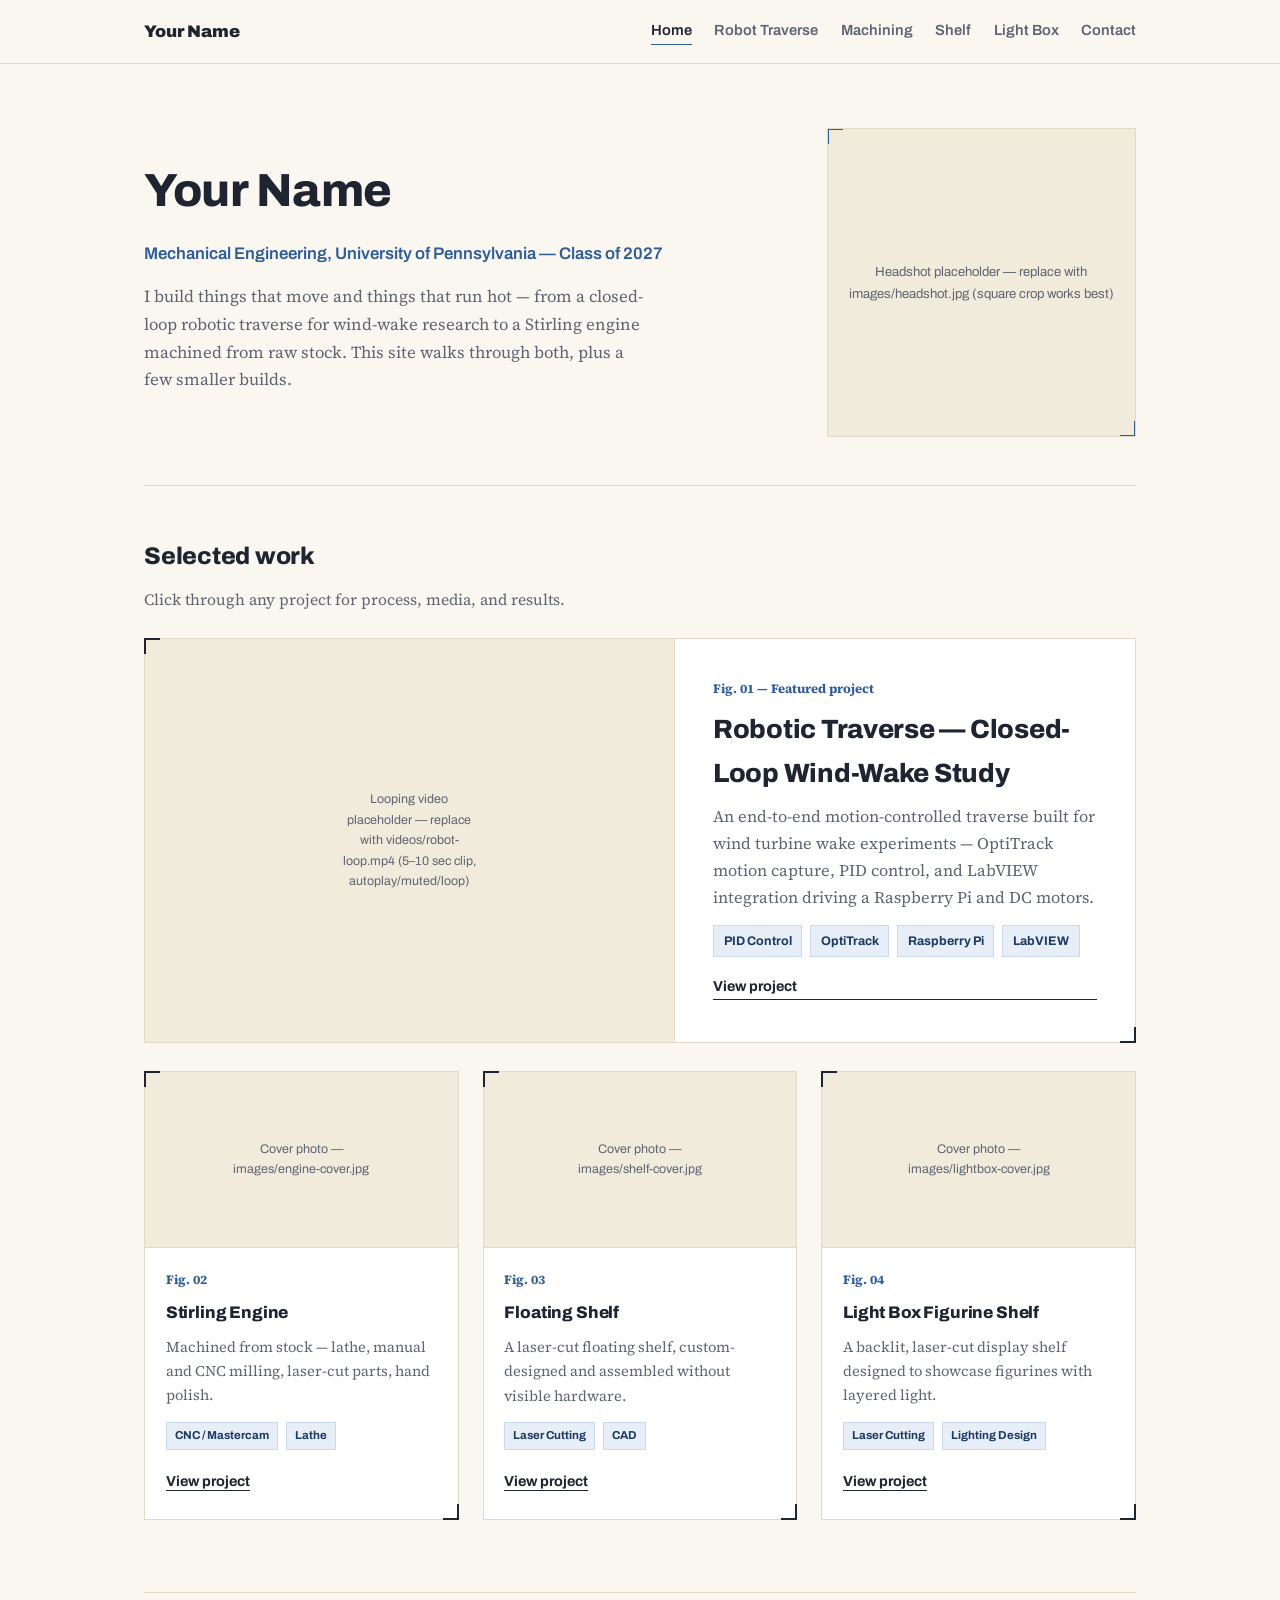
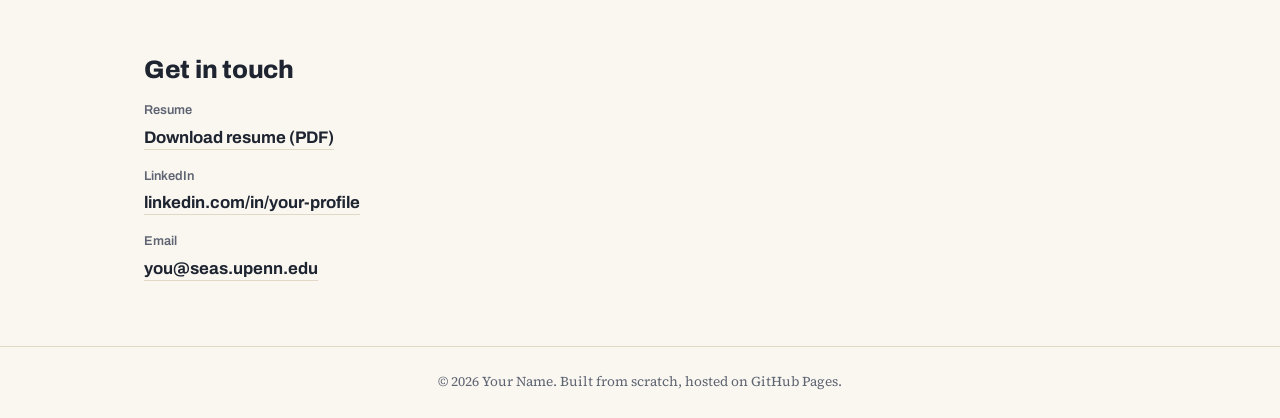
<file: index.html>
<!DOCTYPE html>
<html lang="en">
<head>
<meta charset="UTF-8">
<meta name="viewport" content="width=device-width, initial-scale=1">
<title>Your Name — Mechanical Engineering Portfolio</title>
<link rel="preconnect" href="https://fonts.googleapis.com">
<link href="https://fonts.googleapis.com/css2?family=Archivo:wght@400;600;700;800;900&family=Source+Serif+4:ital,wght@0,400;0,600;1,400&display=swap" rel="stylesheet">
<link rel="stylesheet" href="styles.css">
</head>
<body>

<header class="site-header">
  <div class="inner">
    <!-- REPLACE: your name -->
    <a class="wordmark" href="index.html">Your Name</a>
    <nav>
      <a href="index.html" aria-current="page">Home</a>
      <a href="robot.html">Robot Traverse</a>
      <a href="machining.html">Machining</a>
      <a href="shelf.html">Shelf</a>
      <a href="lightbox.html">Light Box</a>
      <a href="index.html#contact">Contact</a>
    </nav>
  </div>
</header>

<main>

  <section class="hero">
    <div>
      <!-- REPLACE: name + tagline + intro -->
      <h1>Your Name</h1>
      <p class="tagline">Mechanical Engineering, University of Pennsylvania — Class of 2027</p>
      <p class="intro">I build things that move and things that run hot — from a closed-loop robotic traverse for wind-wake research to a Stirling engine machined from raw stock. This site walks through both, plus a few smaller builds.</p>
    </div>
    <div class="headshot-frame">
      <!--
        REPLACE ME: delete the placeholder-text div below and uncomment this line.
        Put your headshot at images/headshot.jpg
      -->
      <!-- <img src="images/headshot.jpg" alt="Portrait of Your Name"> -->
      <div class="placeholder-text">Headshot placeholder — replace with images/headshot.jpg (square crop works best)</div>
    </div>
  </section>

  <section class="section-head">
    <h2>Selected work</h2>
    <p>Click through any project for process, media, and results.</p>
  </section>

  <!-- SPOTLIGHT PROJECT — your flagship. Swap which project sits here if your focus changes. -->
  <a class="spec-card spotlight-card" href="robot.html">
    <div class="card-media">
      <!--
        REPLACE ME: delete the placeholder-text div below and uncomment this block.
        A short looping clip works best here — put it at videos/robot-loop.mp4
      -->
      <!--
      <video autoplay muted loop playsinline poster="images/robot-poster.jpg">
        <source src="videos/robot-loop.mp4" type="video/mp4">
      </video>
      -->
      <div class="placeholder-text">Looping video placeholder — replace with videos/robot-loop.mp4 (5–10 sec clip, autoplay/muted/loop)</div>
    </div>
    <div class="spec-card-body">
      <span class="fig-label">Fig. 01 — Featured project</span>
      <h3>Robotic Traverse — Closed-Loop Wind-Wake Study</h3>
      <!-- REPLACE: one or two sentence summary -->
      <p>An end-to-end motion-controlled traverse built for wind turbine wake experiments — OptiTrack motion capture, PID control, and LabVIEW integration driving a Raspberry Pi and DC motors.</p>
      <!-- REPLACE: edit/add/remove skill tags for this project -->
      <ul class="tag-list">
        <li>PID Control</li>
        <li>OptiTrack</li>
        <li>Raspberry Pi</li>
        <li>LabVIEW</li>
      </ul>
      <span class="card-cta">View project</span>
    </div>
  </a>

  <!-- SMALLER PROJECTS -->
  <section class="small-grid">

    <a class="spec-card" href="machining.html">
      <div class="card-media">
        <!-- REPLACE ME: uncomment once you have the photo at images/engine-cover.jpg -->
        <!-- <img src="images/engine-cover.jpg" alt="Finished Stirling engine"> -->
        <div class="placeholder-text">Cover photo — images/engine-cover.jpg</div>
      </div>
      <div class="spec-card-body">
        <span class="fig-label">Fig. 02</span>
        <h3>Stirling Engine</h3>
        <!-- REPLACE: one sentence summary -->
        <p>Machined from stock — lathe, manual and CNC milling, laser-cut parts, hand polish.</p>
        <ul class="tag-list">
          <li>CNC / Mastercam</li>
          <li>Lathe</li>
        </ul>
        <span class="card-cta">View project</span>
      </div>
    </a>

    <a class="spec-card" href="shelf.html">
      <div class="card-media">
        <!-- REPLACE ME: uncomment once you have the photo at images/shelf-cover.jpg -->
        <!-- <img src="images/shelf-cover.jpg" alt="Laser-cut floating shelf"></div> -->
        <div class="placeholder-text">Cover photo — images/shelf-cover.jpg</div>
      </div>
      <div class="spec-card-body">
        <span class="fig-label">Fig. 03</span>
        <h3>Floating Shelf</h3>
        <!-- REPLACE: one sentence summary -->
        <p>A laser-cut floating shelf, custom-designed and assembled without visible hardware.</p>
        <ul class="tag-list">
          <li>Laser Cutting</li>
          <li>CAD</li>
        </ul>
        <span class="card-cta">View project</span>
      </div>
    </a>

    <a class="spec-card" href="lightbox.html">
      <div class="card-media">
        <!-- REPLACE ME: uncomment once you have the photo at images/lightbox-cover.jpg -->
        <!-- <img src="images/lightbox-cover.jpg" alt="Laser-cut light box figurine shelf"></div> -->
        <div class="placeholder-text">Cover photo — images/lightbox-cover.jpg</div>
      </div>
      <div class="spec-card-body">
        <span class="fig-label">Fig. 04</span>
        <h3>Light Box Figurine Shelf</h3>
        <!-- REPLACE: one sentence summary -->
        <p>A backlit, laser-cut display shelf designed to showcase figurines with layered light.</p>
        <ul class="tag-list">
          <li>Laser Cutting</li>
          <li>Lighting Design</li>
        </ul>
        <span class="card-cta">View project</span>
      </div>
    </a>

  </section>

  <section class="contact-section" id="contact">
    <h2>Get in touch</h2>
    <ul class="contact-list">
      <li>
        <span class="label">Resume</span>
        <!-- REPLACE href with your resume PDF, e.g. "resume.pdf" -->
        <a href="resume.pdf">Download resume (PDF)</a>
      </li>
      <li>
        <span class="label">LinkedIn</span>
        <!-- REPLACE with your LinkedIn URL -->
        <a href="https://linkedin.com/in/your-profile" target="_blank" rel="noopener">linkedin.com/in/your-profile</a>
      </li>
      <li>
        <span class="label">Email</span>
        <!-- REPLACE with your email -->
        <a href="mailto:you@seas.upenn.edu">you@seas.upenn.edu</a>
      </li>
    </ul>
  </section>

</main>

<footer>&copy; 2026 Your Name. Built from scratch, hosted on GitHub Pages.</footer>

</body>
</html>
</file>
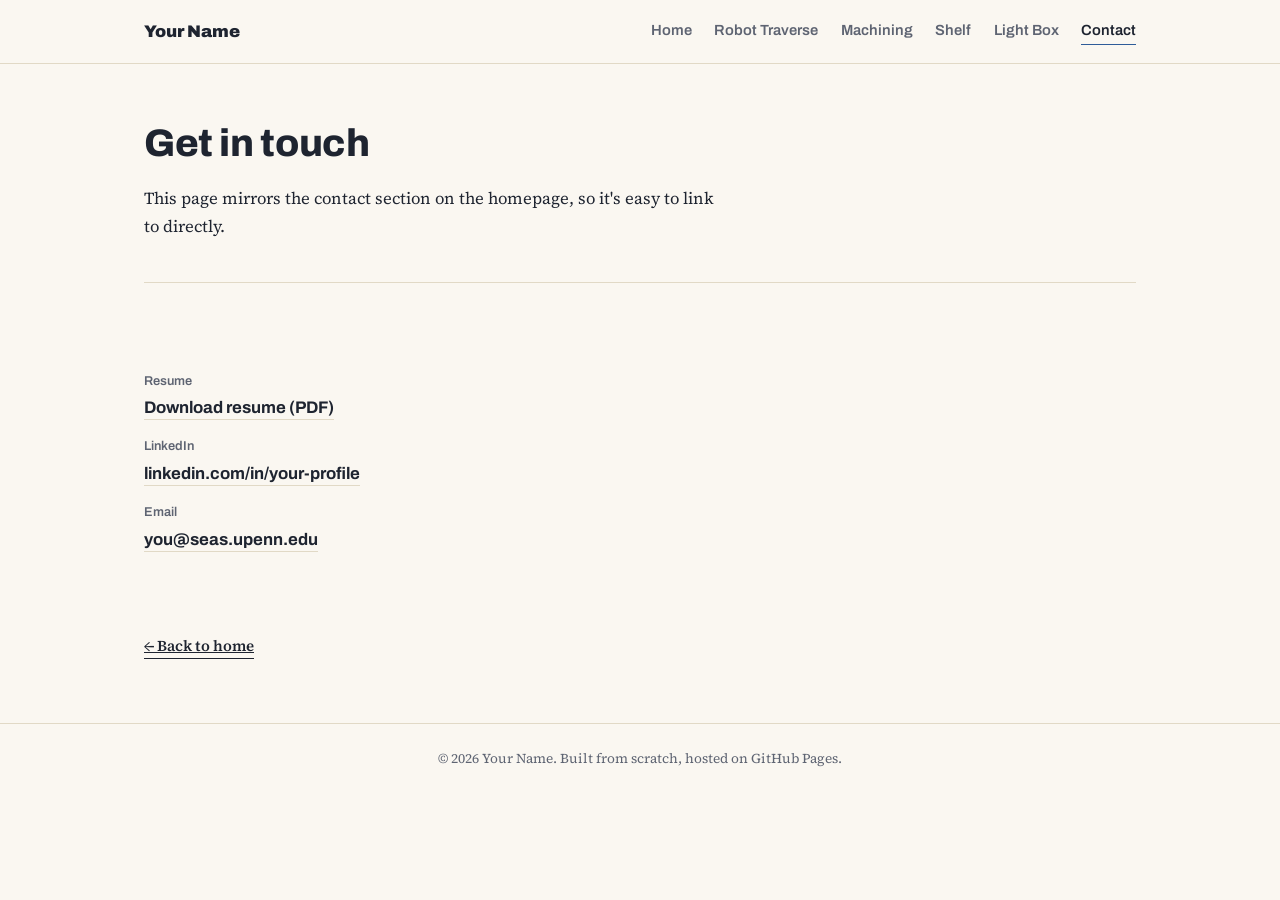
<file: content.html>
<!DOCTYPE html>
<html lang="en">
<head>
<meta charset="UTF-8">
<meta name="viewport" content="width=device-width, initial-scale=1">
<title>Contact — Your Name</title>
<link rel="preconnect" href="https://fonts.googleapis.com">
<link href="https://fonts.googleapis.com/css2?family=Archivo:wght@400;600;700;800;900&family=Source+Serif+4:ital,wght@0,400;0,600;1,400&display=swap" rel="stylesheet">
<link rel="stylesheet" href="styles.css">
</head>
<body>

<header class="site-header">
  <div class="inner">
    <a class="wordmark" href="index.html">Your Name</a>
    <nav>
      <a href="index.html">Home</a>
      <a href="robot.html">Robot Traverse</a>
      <a href="machining.html">Machining</a>
      <a href="shelf.html">Shelf</a>
      <a href="lightbox.html">Light Box</a>
      <a href="content.html" aria-current="page">Contact</a>
    </nav>
  </div>
</header>

<main>

  <section class="project-head">
    <h1>Get in touch</h1>
    <p>This page mirrors the contact section on the homepage, so it's easy to link to directly.</p>
  </section>

  <section class="contact-section standalone">
    <ul class="contact-list">
      <li>
        <span class="label">Resume</span>
        <!-- REPLACE href with your resume PDF, e.g. "resume.pdf" -->
        <a href="resume.pdf">Download resume (PDF)</a>
      </li>
      <li>
        <span class="label">LinkedIn</span>
        <!-- REPLACE with your LinkedIn URL -->
        <a href="https://linkedin.com/in/your-profile" target="_blank" rel="noopener">linkedin.com/in/your-profile</a>
      </li>
      <li>
        <span class="label">Email</span>
        <!-- REPLACE with your email -->
        <a href="mailto:you@seas.upenn.edu">you@seas.upenn.edu</a>
      </li>
    </ul>
  </section>

  <a class="back-link" href="index.html">&larr; Back to home</a>

</main>

<footer>&copy; 2026 Your Name. Built from scratch, hosted on GitHub Pages.</footer>

</body>
</html>
</file>
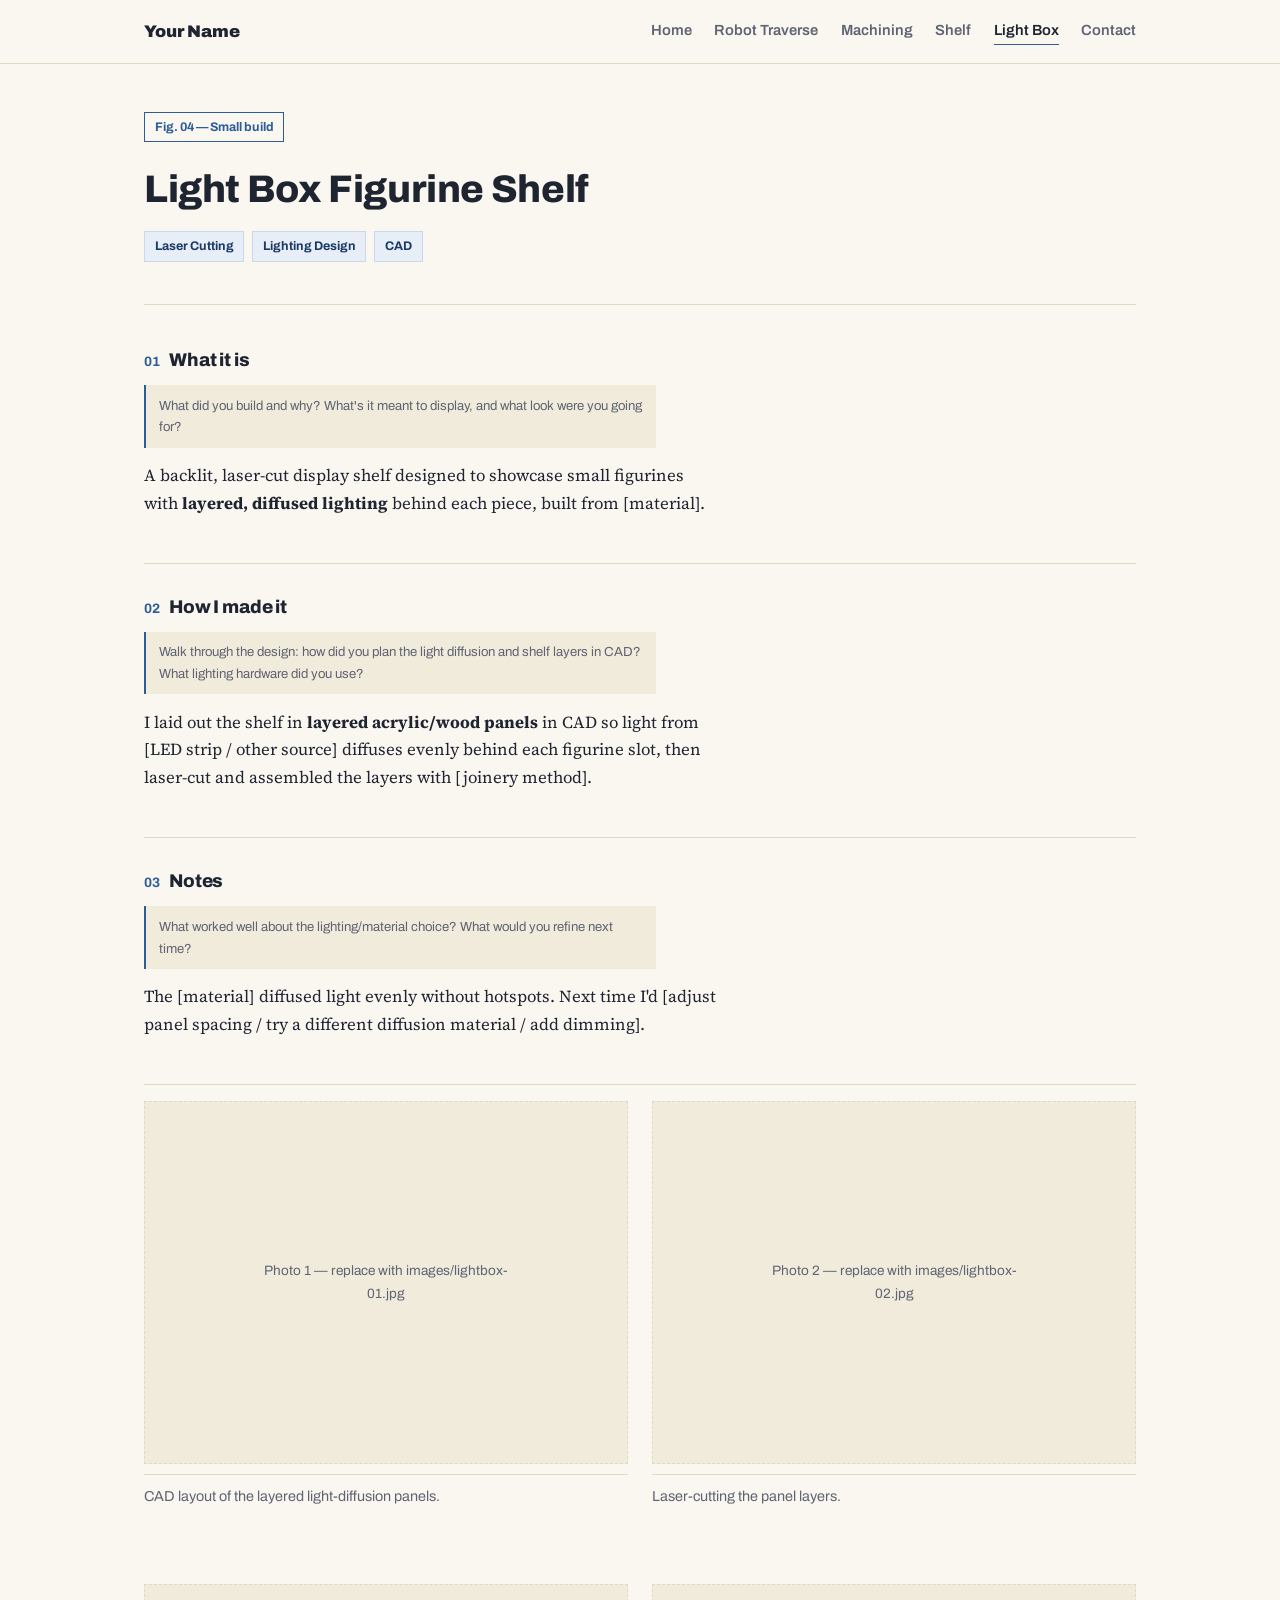
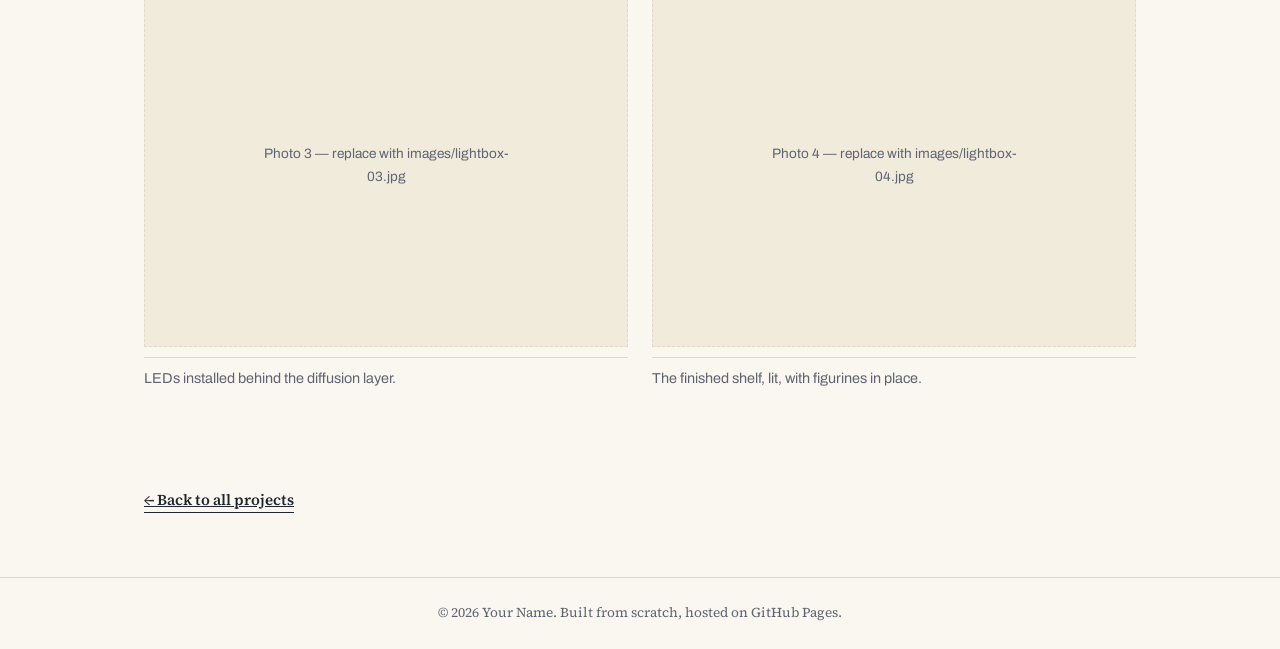
<file: lightbox.html>
<!DOCTYPE html>
<html lang="en">
<head>
<meta charset="UTF-8">
<meta name="viewport" content="width=device-width, initial-scale=1">
<title>Light Box Figurine Shelf — Your Name</title>
<link rel="preconnect" href="https://fonts.googleapis.com">
<link href="https://fonts.googleapis.com/css2?family=Archivo:wght@400;600;700;800;900&family=Source+Serif+4:ital,wght@0,400;0,600;1,400&display=swap" rel="stylesheet">
<link rel="stylesheet" href="styles.css">
</head>
<body>

<header class="site-header">
  <div class="inner">
    <a class="wordmark" href="index.html">Your Name</a>
    <nav>
      <a href="index.html">Home</a>
      <a href="robot.html">Robot Traverse</a>
      <a href="machining.html">Machining</a>
      <a href="shelf.html">Shelf</a>
      <a href="lightbox.html" aria-current="page">Light Box</a>
      <a href="content.html">Contact</a>
    </nav>
  </div>
</header>

<main>

  <section class="project-head">
    <span class="tag">Fig. 04 — Small build</span>
    <h1>Light Box Figurine Shelf</h1>
    <!-- REPLACE: edit/add/remove skill tags -->
    <ul class="tag-list">
      <li>Laser Cutting</li>
      <li>Lighting Design</li>
      <li>CAD</li>
    </ul>
  </section>

  <!-- WRITING TEMPLATE: replace the text inside each <p>. Delete the .hint lines once you've written your own copy. -->
  <section class="brief">

    <div class="brief-block">
      <h2><span class="step-index">01</span> What it is</h2>
      <p class="hint">What did you build and why? What's it meant to display, and what look were you going for?</p>
      <p><!-- REPLACE --> A backlit, laser-cut display shelf designed to showcase small figurines with <strong>layered, diffused lighting</strong> behind each piece, built from [material].</p>
    </div>

    <div class="brief-block">
      <h2><span class="step-index">02</span> How I made it</h2>
      <p class="hint">Walk through the design: how did you plan the light diffusion and shelf layers in CAD? What lighting hardware did you use?</p>
      <p><!-- REPLACE --> I laid out the shelf in <strong>layered acrylic/wood panels</strong> in CAD so light from [LED strip / other source] diffuses evenly behind each figurine slot, then laser-cut and assembled the layers with [joinery method].</p>
    </div>

    <div class="brief-block">
      <h2><span class="step-index">03</span> Notes</h2>
      <p class="hint">What worked well about the lighting/material choice? What would you refine next time?</p>
      <p><!-- REPLACE --> The [material] diffused light evenly without hotspots. Next time I'd [adjust panel spacing / try a different diffusion material / add dimming].</p>
    </div>

  </section>

  <div class="photo-grid">

    <figure>
      <!-- <div class="media-placeholder"><img src="images/lightbox-01.jpg" alt="Light box CAD layout"></div> -->
      <div class="media-placeholder"><span>Photo 1 — replace with images/lightbox-01.jpg</span></div>
      <!-- REPLACE: caption -->
      <figcaption>CAD layout of the layered light-diffusion panels.</figcaption>
    </figure>

    <figure>
      <!-- <div class="media-placeholder"><img src="images/lightbox-02.jpg" alt="Laser-cutting the panels"></div> -->
      <div class="media-placeholder"><span>Photo 2 — replace with images/lightbox-02.jpg</span></div>
      <!-- REPLACE: caption -->
      <figcaption>Laser-cutting the panel layers.</figcaption>
    </figure>

    <figure>
      <!-- <div class="media-placeholder"><img src="images/lightbox-03.jpg" alt="Light box assembled with LEDs installed"></div> -->
      <div class="media-placeholder"><span>Photo 3 — replace with images/lightbox-03.jpg</span></div>
      <!-- REPLACE: caption -->
      <figcaption>LEDs installed behind the diffusion layer.</figcaption>
    </figure>

    <figure>
      <!-- <div class="media-placeholder"><img src="images/lightbox-04.jpg" alt="Finished light box shelf lit up with figurines"></div> -->
      <div class="media-placeholder"><span>Photo 4 — replace with images/lightbox-04.jpg</span></div>
      <!-- REPLACE: caption -->
      <figcaption>The finished shelf, lit, with figurines in place.</figcaption>
    </figure>

  </div>

  <a class="back-link" href="index.html">&larr; Back to all projects</a>

</main>

<footer>&copy; 2026 Your Name. Built from scratch, hosted on GitHub Pages.</footer>

</body>
</html>
</file>
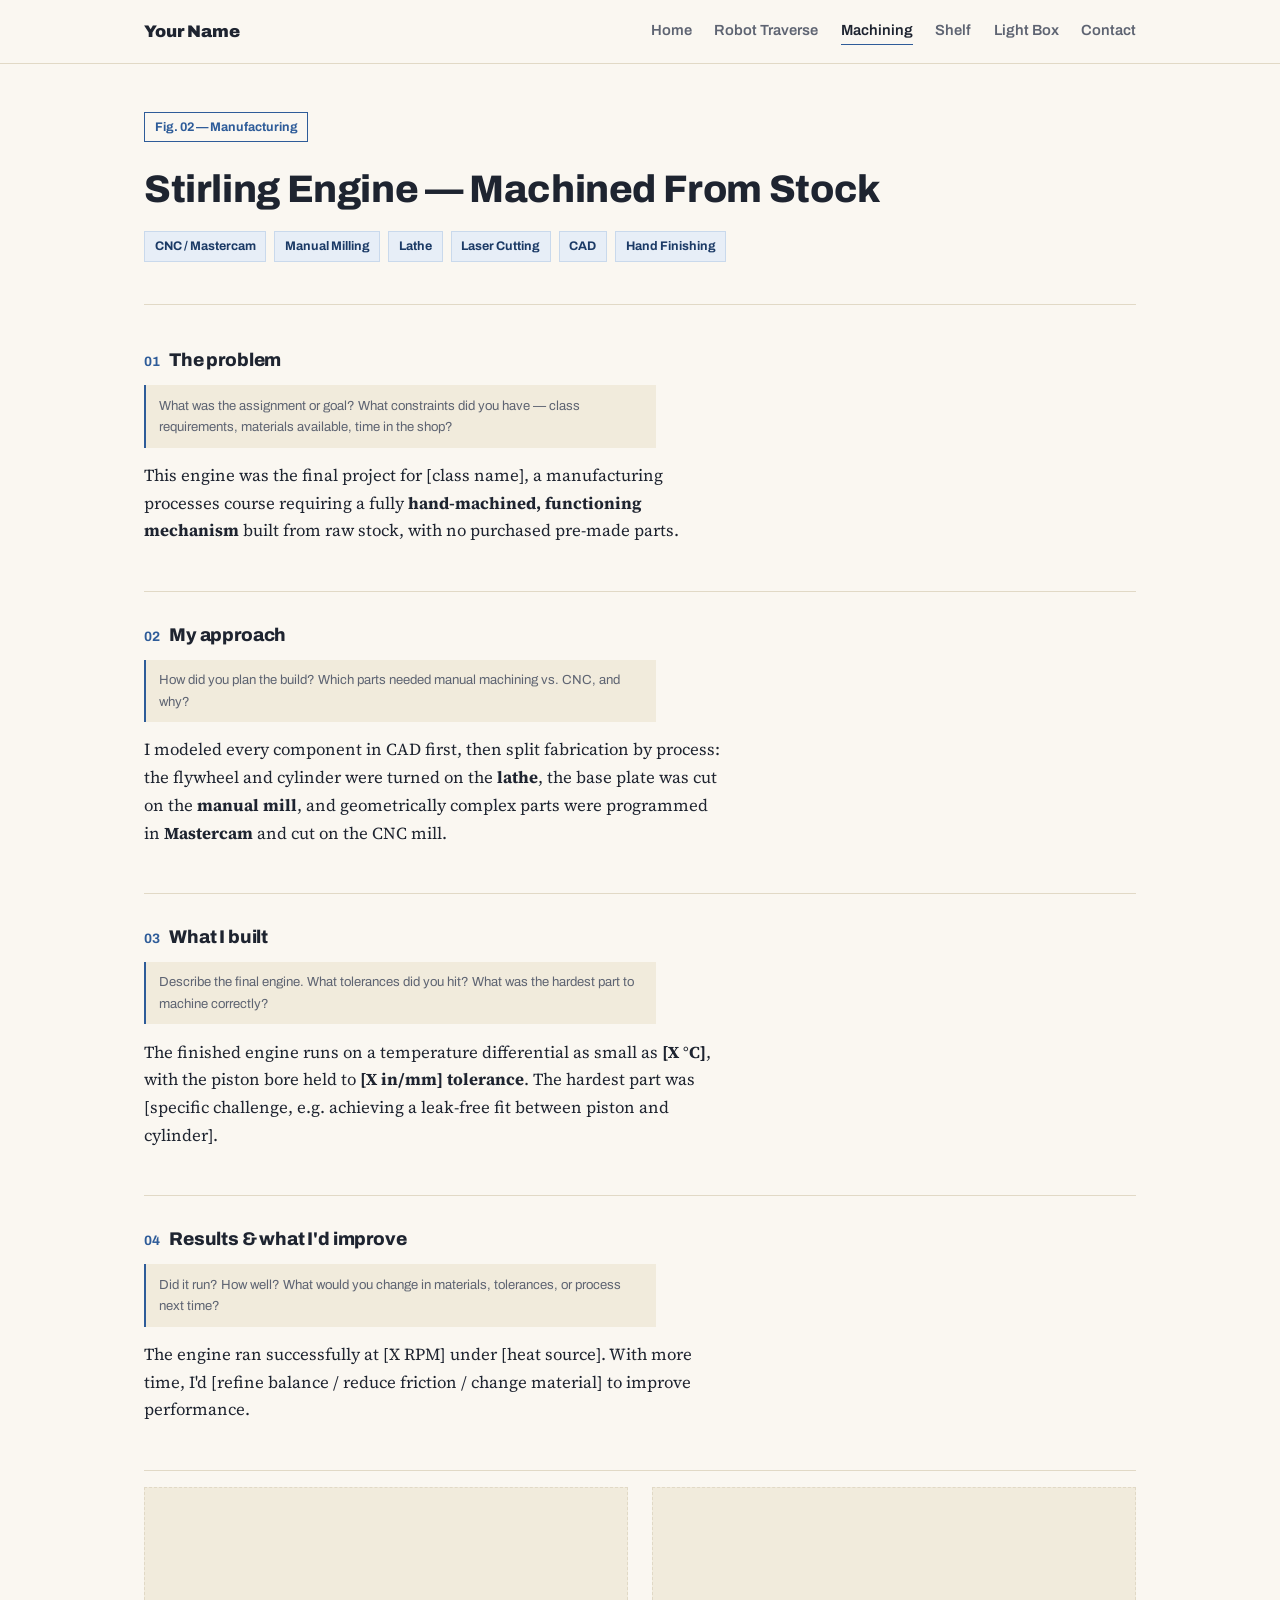
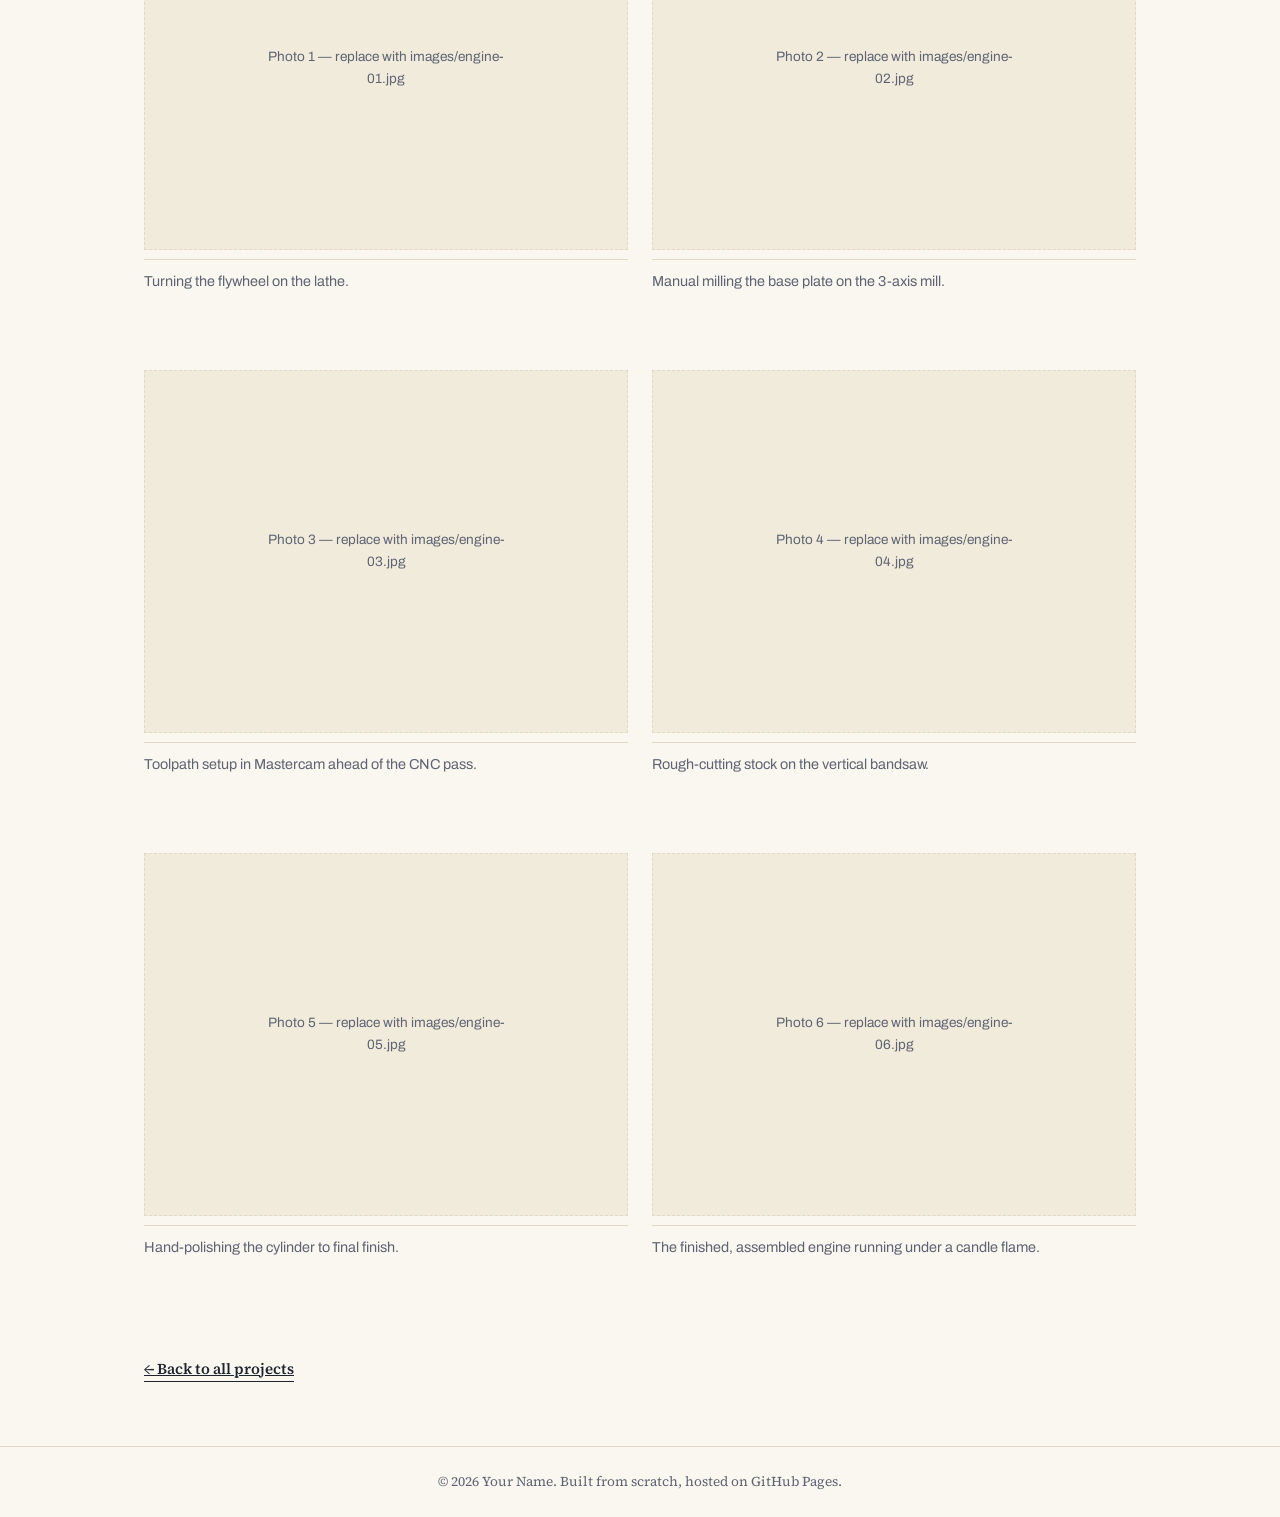
<file: machining.html>
<!DOCTYPE html>
<html lang="en">
<head>
<meta charset="UTF-8">
<meta name="viewport" content="width=device-width, initial-scale=1">
<title>Stirling Engine — Your Name</title>
<link rel="preconnect" href="https://fonts.googleapis.com">
<link href="https://fonts.googleapis.com/css2?family=Archivo:wght@400;600;700;800;900&family=Source+Serif+4:ital,wght@0,400;0,600;1,400&display=swap" rel="stylesheet">
<link rel="stylesheet" href="styles.css">
</head>
<body>

<header class="site-header">
  <div class="inner">
    <a class="wordmark" href="index.html">Your Name</a>
    <nav>
      <a href="index.html">Home</a>
      <a href="robot.html">Robot Traverse</a>
      <a href="machining.html" aria-current="page">Machining</a>
      <a href="shelf.html">Shelf</a>
      <a href="lightbox.html">Light Box</a>
      <a href="content.html">Contact</a>
    </nav>
  </div>
</header>

<main>

  <section class="project-head">
    <span class="tag">Fig. 02 — Manufacturing</span>
    <h1>Stirling Engine — Machined From Stock</h1>
    <!-- REPLACE: edit/add/remove skill tags to match this project -->
    <ul class="tag-list">
      <li>CNC / Mastercam</li>
      <li>Manual Milling</li>
      <li>Lathe</li>
      <li>Laser Cutting</li>
      <li>CAD</li>
      <li>Hand Finishing</li>
    </ul>
  </section>

  <!-- WRITING TEMPLATE: replace the text inside each <p>. The .hint lines are instructions for you — delete them once you've written your own copy. Use <strong>bold</strong> around specific technical terms you want to stand out. -->
  <section class="brief">

    <div class="brief-block">
      <h2><span class="step-index">01</span> The problem</h2>
      <p class="hint">What was the assignment or goal? What constraints did you have — class requirements, materials available, time in the shop?</p>
      <p><!-- REPLACE --> This engine was the final project for [class name], a manufacturing processes course requiring a fully <strong>hand-machined, functioning mechanism</strong> built from raw stock, with no purchased pre-made parts.</p>
    </div>

    <div class="brief-block">
      <h2><span class="step-index">02</span> My approach</h2>
      <p class="hint">How did you plan the build? Which parts needed manual machining vs. CNC, and why?</p>
      <p><!-- REPLACE --> I modeled every component in CAD first, then split fabrication by process: the flywheel and cylinder were turned on the <strong>lathe</strong>, the base plate was cut on the <strong>manual mill</strong>, and geometrically complex parts were programmed in <strong>Mastercam</strong> and cut on the CNC mill.</p>
    </div>

    <div class="brief-block">
      <h2><span class="step-index">03</span> What I built</h2>
      <p class="hint">Describe the final engine. What tolerances did you hit? What was the hardest part to machine correctly?</p>
      <p><!-- REPLACE --> The finished engine runs on a temperature differential as small as <strong>[X °C]</strong>, with the piston bore held to <strong>[X in/mm] tolerance</strong>. The hardest part was [specific challenge, e.g. achieving a leak-free fit between piston and cylinder].</p>
    </div>

    <div class="brief-block">
      <h2><span class="step-index">04</span> Results &amp; what I'd improve</h2>
      <p class="hint">Did it run? How well? What would you change in materials, tolerances, or process next time?</p>
      <p><!-- REPLACE --> The engine ran successfully at [X RPM] under [heat source]. With more time, I'd [refine balance / reduce friction / change material] to improve performance.</p>
    </div>

  </section>

  <div class="photo-grid">

    <!-- PHOTO 1 -->
    <figure>
      <!-- <div class="media-placeholder"><img src="images/engine-01.jpg" alt="Lathe turning the flywheel"></div> -->
      <div class="media-placeholder"><span>Photo 1 — replace with images/engine-01.jpg</span></div>
      <!-- REPLACE: caption -->
      <figcaption>Turning the flywheel on the lathe.</figcaption>
    </figure>

    <!-- PHOTO 2 -->
    <figure>
      <!-- <div class="media-placeholder"><img src="images/engine-02.jpg" alt="Manual milling of the base plate"></div> -->
      <div class="media-placeholder"><span>Photo 2 — replace with images/engine-02.jpg</span></div>
      <!-- REPLACE: caption -->
      <figcaption>Manual milling the base plate on the 3-axis mill.</figcaption>
    </figure>

    <!-- PHOTO 3 -->
    <figure>
      <!-- <div class="media-placeholder"><img src="images/engine-03.jpg" alt="CNC toolpath in Mastercam"></div> -->
      <div class="media-placeholder"><span>Photo 3 — replace with images/engine-03.jpg</span></div>
      <!-- REPLACE: caption -->
      <figcaption>Toolpath setup in Mastercam ahead of the CNC pass.</figcaption>
    </figure>

    <!-- PHOTO 4 -->
    <figure>
      <!-- <div class="media-placeholder"><img src="images/engine-04.jpg" alt="Bandsaw cutting stock"></div> -->
      <div class="media-placeholder"><span>Photo 4 — replace with images/engine-04.jpg</span></div>
      <!-- REPLACE: caption -->
      <figcaption>Rough-cutting stock on the vertical bandsaw.</figcaption>
    </figure>

    <!-- PHOTO 5 -->
    <figure>
      <!-- <div class="media-placeholder"><img src="images/engine-05.jpg" alt="Hand polishing the cylinder"></div> -->
      <div class="media-placeholder"><span>Photo 5 — replace with images/engine-05.jpg</span></div>
      <!-- REPLACE: caption -->
      <figcaption>Hand-polishing the cylinder to final finish.</figcaption>
    </figure>

    <!-- PHOTO 6 -->
    <figure>
      <!-- <div class="media-placeholder"><img src="images/engine-06.jpg" alt="Finished, assembled Stirling engine"></div> -->
      <div class="media-placeholder"><span>Photo 6 — replace with images/engine-06.jpg</span></div>
      <!-- REPLACE: caption -->
      <figcaption>The finished, assembled engine running under a candle flame.</figcaption>
    </figure>

  </div>

  <a class="back-link" href="index.html">&larr; Back to all projects</a>

</main>

<footer>&copy; 2026 Your Name. Built from scratch, hosted on GitHub Pages.</footer>

</body>
</html>
</file>
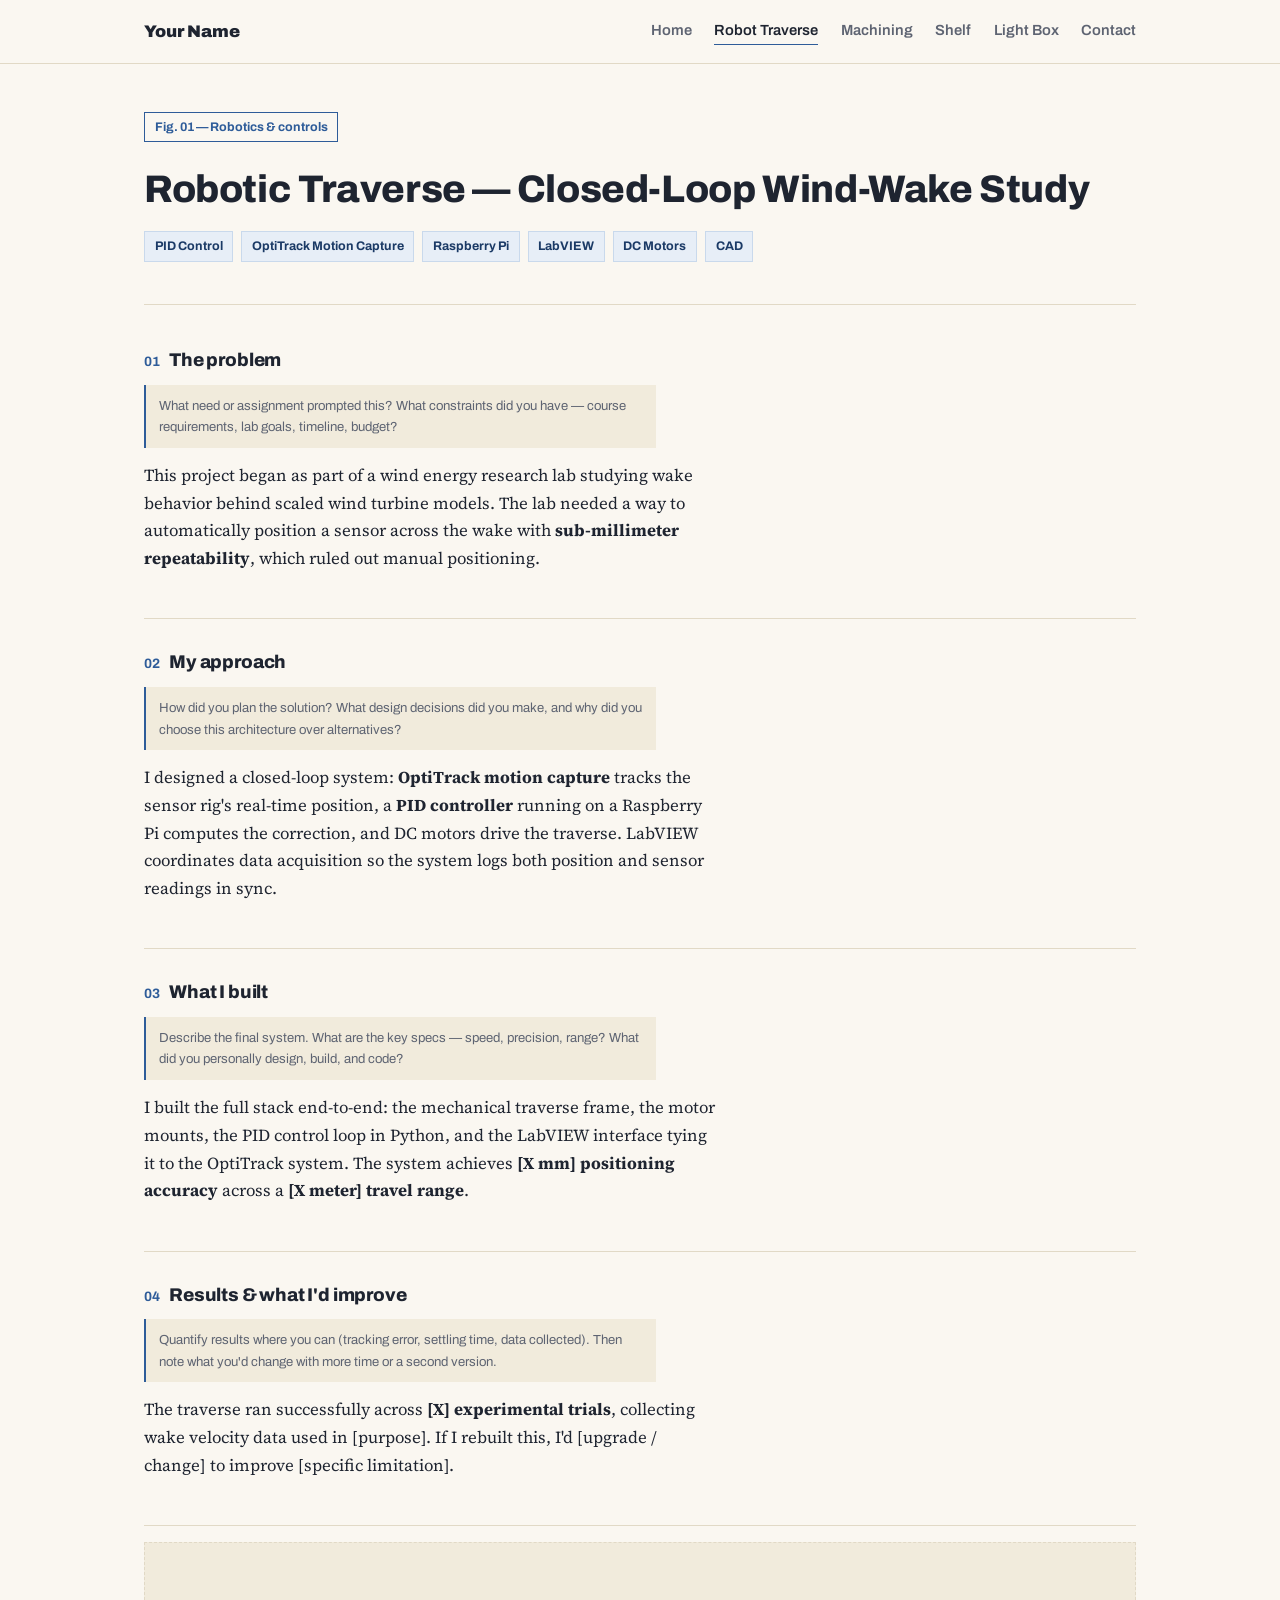
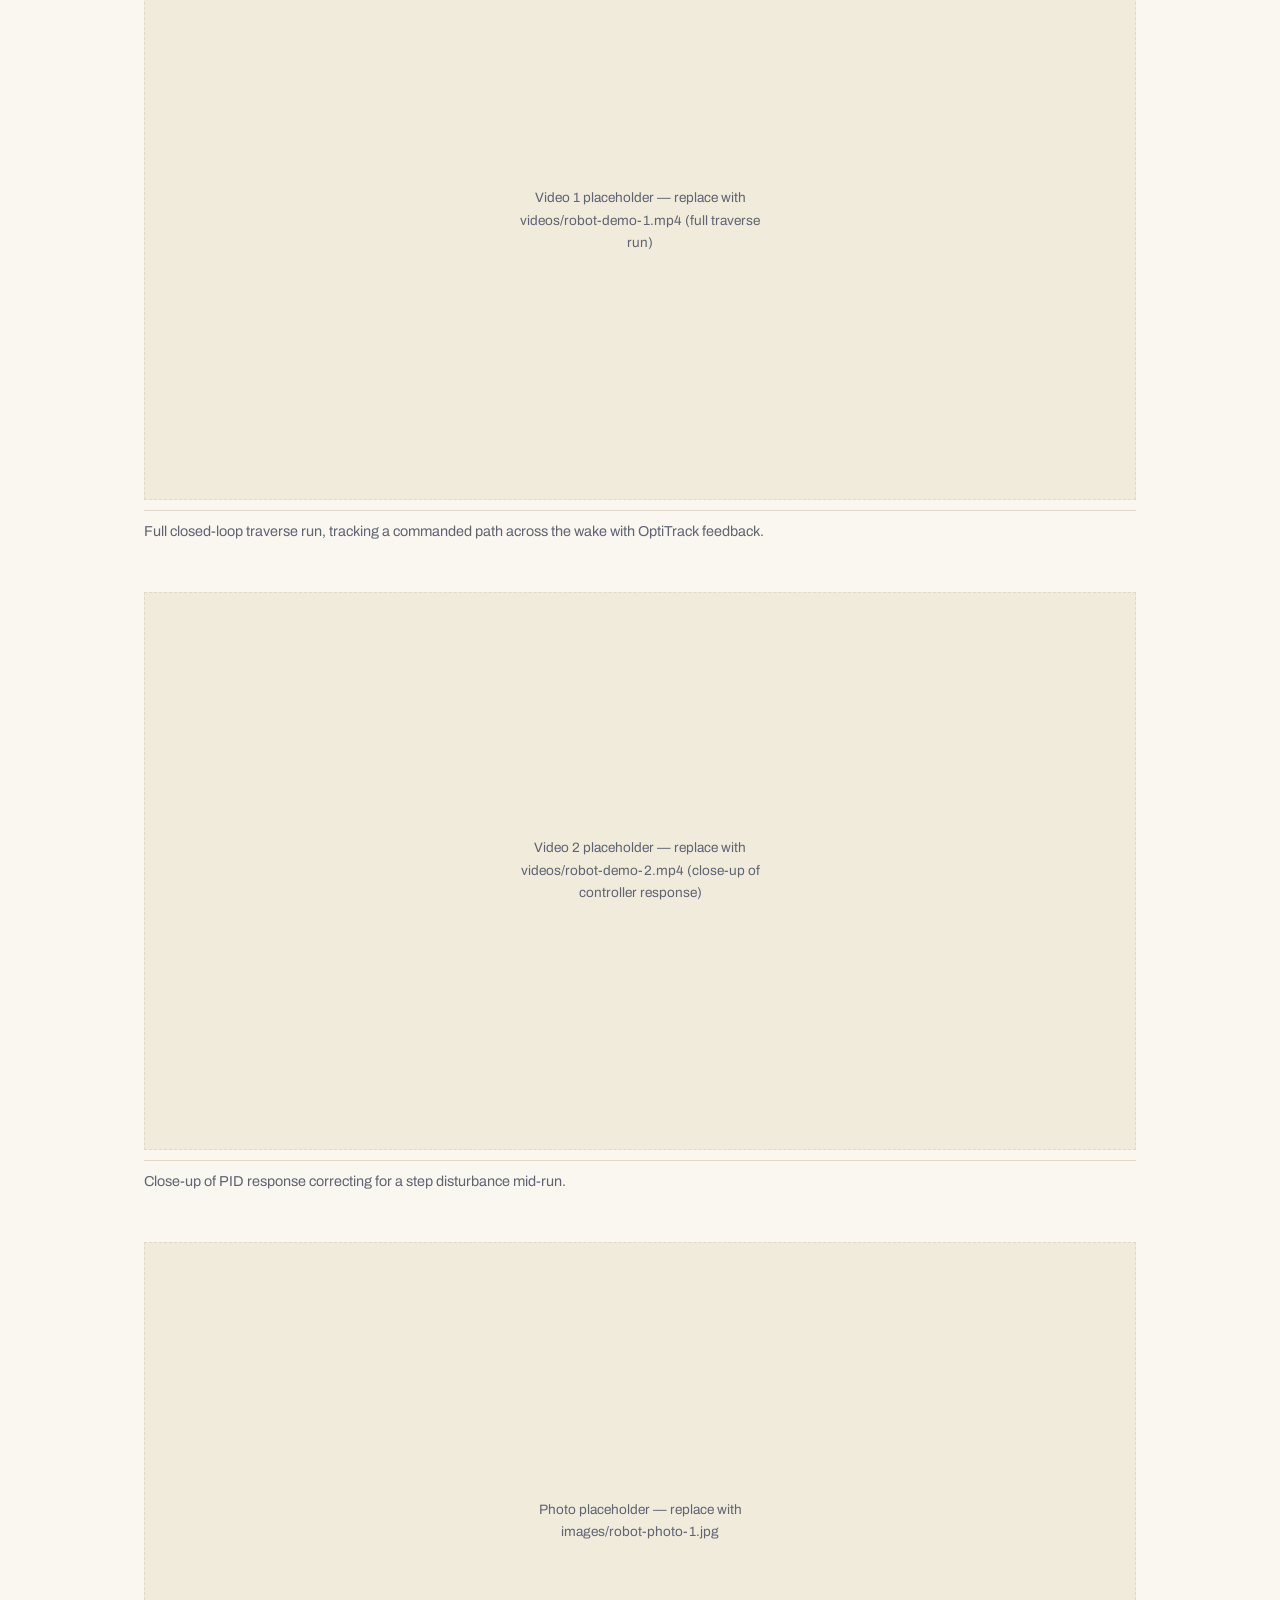
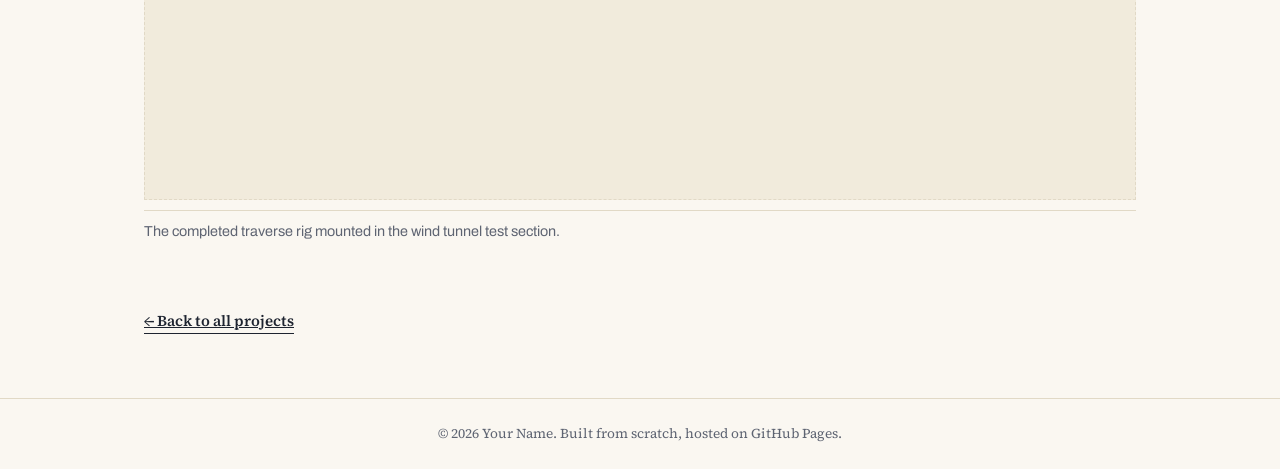
<file: robot.html>
<!DOCTYPE html>
<html lang="en">
<head>
<meta charset="UTF-8">
<meta name="viewport" content="width=device-width, initial-scale=1">
<title>Robotic Traverse — Your Name</title>
<link rel="preconnect" href="https://fonts.googleapis.com">
<link href="https://fonts.googleapis.com/css2?family=Archivo:wght@400;600;700;800;900&family=Source+Serif+4:ital,wght@0,400;0,600;1,400&display=swap" rel="stylesheet">
<link rel="stylesheet" href="styles.css">
</head>
<body>

<header class="site-header">
  <div class="inner">
    <a class="wordmark" href="index.html">Your Name</a>
    <nav>
      <a href="index.html">Home</a>
      <a href="robot.html" aria-current="page">Robot Traverse</a>
      <a href="machining.html">Machining</a>
      <a href="shelf.html">Shelf</a>
      <a href="lightbox.html">Light Box</a>
      <a href="content.html">Contact</a>
    </nav>
  </div>
</header>

<main>

  <section class="project-head">
    <span class="tag">Fig. 01 — Robotics &amp; controls</span>
    <h1>Robotic Traverse — Closed-Loop Wind-Wake Study</h1>
    <!-- REPLACE: edit/add/remove skill tags to match this project -->
    <ul class="tag-list">
      <li>PID Control</li>
      <li>OptiTrack Motion Capture</li>
      <li>Raspberry Pi</li>
      <li>LabVIEW</li>
      <li>DC Motors</li>
      <li>CAD</li>
    </ul>
  </section>

  <!-- WRITING TEMPLATE: replace the text inside each <p>. The .hint lines are instructions for you — delete them once you've written your own copy. Use <strong>bold</strong> around specific technical terms you want to stand out. -->
  <section class="brief">

    <div class="brief-block">
      <h2><span class="step-index">01</span> The problem</h2>
      <p class="hint">What need or assignment prompted this? What constraints did you have — course requirements, lab goals, timeline, budget?</p>
      <p><!-- REPLACE --> This project began as part of a wind energy research lab studying wake behavior behind scaled wind turbine models. The lab needed a way to automatically position a sensor across the wake with <strong>sub-millimeter repeatability</strong>, which ruled out manual positioning.</p>
    </div>

    <div class="brief-block">
      <h2><span class="step-index">02</span> My approach</h2>
      <p class="hint">How did you plan the solution? What design decisions did you make, and why did you choose this architecture over alternatives?</p>
      <p><!-- REPLACE --> I designed a closed-loop system: <strong>OptiTrack motion capture</strong> tracks the sensor rig's real-time position, a <strong>PID controller</strong> running on a Raspberry Pi computes the correction, and DC motors drive the traverse. LabVIEW coordinates data acquisition so the system logs both position and sensor readings in sync.</p>
    </div>

    <div class="brief-block">
      <h2><span class="step-index">03</span> What I built</h2>
      <p class="hint">Describe the final system. What are the key specs — speed, precision, range? What did you personally design, build, and code?</p>
      <p><!-- REPLACE --> I built the full stack end-to-end: the mechanical traverse frame, the motor mounts, the PID control loop in Python, and the LabVIEW interface tying it to the OptiTrack system. The system achieves <strong>[X mm] positioning accuracy</strong> across a <strong>[X meter] travel range</strong>.</p>
    </div>

    <div class="brief-block">
      <h2><span class="step-index">04</span> Results &amp; what I'd improve</h2>
      <p class="hint">Quantify results where you can (tracking error, settling time, data collected). Then note what you'd change with more time or a second version.</p>
      <p><!-- REPLACE --> The traverse ran successfully across <strong>[X] experimental trials</strong>, collecting wake velocity data used in [purpose]. If I rebuilt this, I'd [upgrade / change] to improve [specific limitation].</p>
    </div>

  </section>

  <!-- VIDEO 1 -->
  <figure>
    <!--
      REPLACE ME: delete the placeholder div below and uncomment this block.
      Put your video file at videos/robot-demo-1.mp4
    -->
    <!--
    <video controls poster="images/robot-poster-1.jpg">
      <source src="videos/robot-demo-1.mp4" type="video/mp4">
    </video>
    -->
    <div class="media-placeholder">
      <span>Video 1 placeholder — replace with videos/robot-demo-1.mp4 (full traverse run)</span>
    </div>
    <!-- REPLACE: caption -->
    <figcaption>Full closed-loop traverse run, tracking a commanded path across the wake with OptiTrack feedback.</figcaption>
  </figure>

  <!-- VIDEO 2 -->
  <figure>
    <!--
    <video controls poster="images/robot-poster-2.jpg">
      <source src="videos/robot-demo-2.mp4" type="video/mp4">
    </video>
    -->
    <div class="media-placeholder">
      <span>Video 2 placeholder — replace with videos/robot-demo-2.mp4 (close-up of controller response)</span>
    </div>
    <!-- REPLACE: caption -->
    <figcaption>Close-up of PID response correcting for a step disturbance mid-run.</figcaption>
  </figure>

  <!-- PHOTO -->
  <figure>
    <!--
    <div class="media-placeholder"><img src="images/robot-photo-1.jpg" alt="Robotic traverse rig in the wind tunnel"></div>
    -->
    <div class="media-placeholder">
      <span>Photo placeholder — replace with images/robot-photo-1.jpg</span>
    </div>
    <!-- REPLACE: caption -->
    <figcaption>The completed traverse rig mounted in the wind tunnel test section.</figcaption>
  </figure>

  <a class="back-link" href="index.html">&larr; Back to all projects</a>

</main>

<footer>&copy; 2026 Your Name. Built from scratch, hosted on GitHub Pages.</footer>

</body>
</html>
</file>
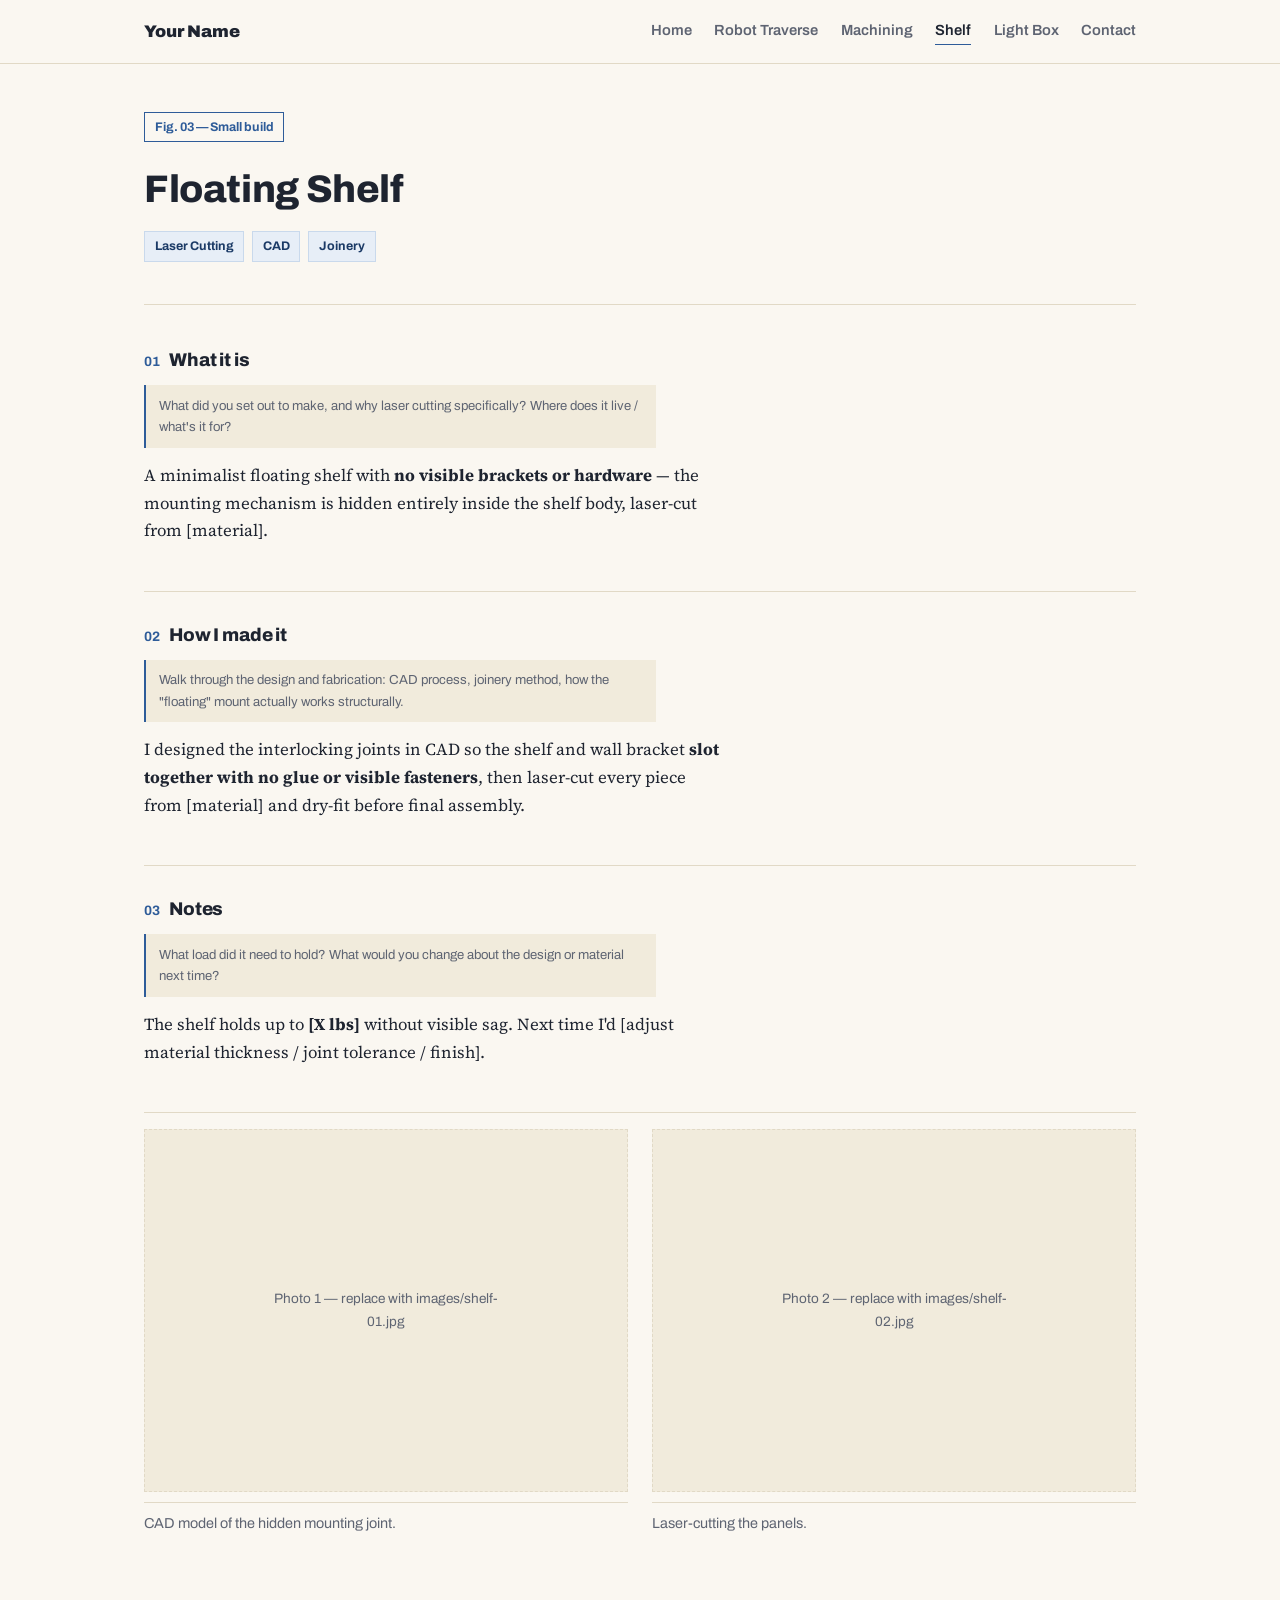
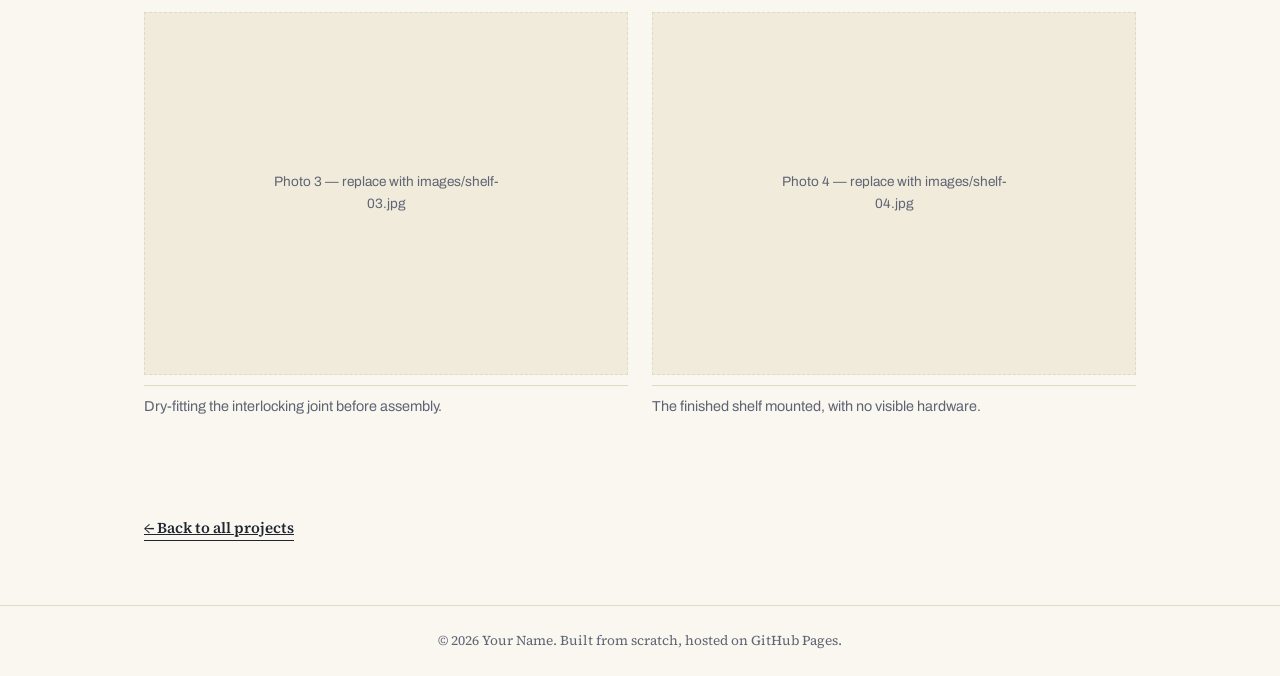
<file: shelf.html>
<!DOCTYPE html>
<html lang="en">
<head>
<meta charset="UTF-8">
<meta name="viewport" content="width=device-width, initial-scale=1">
<title>Floating Shelf — Your Name</title>
<link rel="preconnect" href="https://fonts.googleapis.com">
<link href="https://fonts.googleapis.com/css2?family=Archivo:wght@400;600;700;800;900&family=Source+Serif+4:ital,wght@0,400;0,600;1,400&display=swap" rel="stylesheet">
<link rel="stylesheet" href="styles.css">
</head>
<body>

<header class="site-header">
  <div class="inner">
    <a class="wordmark" href="index.html">Your Name</a>
    <nav>
      <a href="index.html">Home</a>
      <a href="robot.html">Robot Traverse</a>
      <a href="machining.html">Machining</a>
      <a href="shelf.html" aria-current="page">Shelf</a>
      <a href="lightbox.html">Light Box</a>
      <a href="content.html">Contact</a>
    </nav>
  </div>
</header>

<main>

  <section class="project-head">
    <span class="tag">Fig. 03 — Small build</span>
    <h1>Floating Shelf</h1>
    <!-- REPLACE: edit/add/remove skill tags -->
    <ul class="tag-list">
      <li>Laser Cutting</li>
      <li>CAD</li>
      <li>Joinery</li>
    </ul>
  </section>

  <!-- WRITING TEMPLATE: replace the text inside each <p>. Delete the .hint lines once you've written your own copy. -->
  <section class="brief">

    <div class="brief-block">
      <h2><span class="step-index">01</span> What it is</h2>
      <p class="hint">What did you set out to make, and why laser cutting specifically? Where does it live / what's it for?</p>
      <p><!-- REPLACE --> A minimalist floating shelf with <strong>no visible brackets or hardware</strong> — the mounting mechanism is hidden entirely inside the shelf body, laser-cut from [material].</p>
    </div>

    <div class="brief-block">
      <h2><span class="step-index">02</span> How I made it</h2>
      <p class="hint">Walk through the design and fabrication: CAD process, joinery method, how the "floating" mount actually works structurally.</p>
      <p><!-- REPLACE --> I designed the interlocking joints in CAD so the shelf and wall bracket <strong>slot together with no glue or visible fasteners</strong>, then laser-cut every piece from [material] and dry-fit before final assembly.</p>
    </div>

    <div class="brief-block">
      <h2><span class="step-index">03</span> Notes</h2>
      <p class="hint">What load did it need to hold? What would you change about the design or material next time?</p>
      <p><!-- REPLACE --> The shelf holds up to <strong>[X lbs]</strong> without visible sag. Next time I'd [adjust material thickness / joint tolerance / finish].</p>
    </div>

  </section>

  <div class="photo-grid">

    <figure>
      <!-- <div class="media-placeholder"><img src="images/shelf-01.jpg" alt="Floating shelf CAD model"></div> -->
      <div class="media-placeholder"><span>Photo 1 — replace with images/shelf-01.jpg</span></div>
      <!-- REPLACE: caption -->
      <figcaption>CAD model of the hidden mounting joint.</figcaption>
    </figure>

    <figure>
      <!-- <div class="media-placeholder"><img src="images/shelf-02.jpg" alt="Laser-cutting the shelf panels"></div> -->
      <div class="media-placeholder"><span>Photo 2 — replace with images/shelf-02.jpg</span></div>
      <!-- REPLACE: caption -->
      <figcaption>Laser-cutting the panels.</figcaption>
    </figure>

    <figure>
      <!-- <div class="media-placeholder"><img src="images/shelf-03.jpg" alt="Dry-fitting the shelf joint"></div> -->
      <div class="media-placeholder"><span>Photo 3 — replace with images/shelf-03.jpg</span></div>
      <!-- REPLACE: caption -->
      <figcaption>Dry-fitting the interlocking joint before assembly.</figcaption>
    </figure>

    <figure>
      <!-- <div class="media-placeholder"><img src="images/shelf-04.jpg" alt="Finished floating shelf mounted on the wall"></div> -->
      <div class="media-placeholder"><span>Photo 4 — replace with images/shelf-04.jpg</span></div>
      <!-- REPLACE: caption -->
      <figcaption>The finished shelf mounted, with no visible hardware.</figcaption>
    </figure>

  </div>

  <a class="back-link" href="index.html">&larr; Back to all projects</a>

</main>

<footer>&copy; 2026 Your Name. Built from scratch, hosted on GitHub Pages.</footer>

</body>
</html>
</file>
<file: styles.css>
/* ---------- Tokens ---------- */
:root{
  --paper:#FAF7F1;
  --paper-2:#F1EBDC;
  --ink:#1E2430;
  --ink-soft:#5E6472;
  --line:#E1D9C6;
  --blue:#2E5C99;
  --blue-deep:#1B3A66;
  --blue-pale:#E7EEF7;
  --blue-line:#C9D9EC;
  --max:1040px;
}

*{box-sizing:border-box;}
html{scroll-behavior:smooth;}
body{
  margin:0;
  background:var(--paper);
  color:var(--ink);
  font-family:"Source Serif 4", Georgia, serif;
  font-size:1.05rem;
  line-height:1.65;
}
h1,h2,h3,h4,.wordmark,.card-cta,nav a,.tag{
  font-family:"Archivo", Helvetica, Arial, sans-serif;
}
h1,h2,h3{
  font-weight:800;
  letter-spacing:-0.01em;
  margin:0 0 .6rem;
  color:var(--ink);
}
p{margin:0 0 1.1rem; max-width:64ch;}
p em{font-style:italic; color:var(--ink-soft);}
strong{font-weight:700; color:var(--ink);}
a{color:var(--blue-deep);}
:focus-visible{outline:2px solid var(--blue); outline-offset:3px;}

@media (prefers-reduced-motion: reduce){
  html{scroll-behavior:auto;}
  *{transition:none !important; animation:none !important;}
}

/* ---------- Header / nav ---------- */
.site-header{
  border-bottom:1px solid var(--line);
  background:rgba(250,247,241,.92);
  backdrop-filter:blur(4px);
  position:sticky; top:0; z-index:10;
}
.site-header .inner{
  max-width:var(--max);
  margin:0 auto;
  padding:1.1rem 1.5rem;
  display:flex;
  align-items:center;
  justify-content:space-between;
  gap:1rem;
  flex-wrap:wrap;
}
.wordmark{
  font-weight:900;
  font-size:1.05rem;
  text-decoration:none;
  color:var(--ink);
}
nav{display:flex; gap:1.4rem; flex-wrap:wrap;}
nav a{
  font-weight:600;
  font-size:.92rem;
  text-decoration:none;
  color:var(--ink-soft);
  border-bottom:1px solid transparent;
  padding-bottom:2px;
}
nav a:hover, nav a[aria-current="page"]{border-bottom-color:var(--blue); color:var(--ink);}

main{max-width:var(--max); margin:0 auto; padding:0 1.5rem;}

/* ---------- Hero ---------- */
.hero{
  padding:4rem 0 3rem;
  border-bottom:1px solid var(--line);
  display:grid;
  grid-template-columns:1.35fr .65fr;
  gap:2.5rem;
  align-items:center;
}
.hero h1{font-size:clamp(2.1rem, 4.5vw, 2.9rem);}
.hero .tagline{
  font-family:"Archivo", sans-serif;
  font-weight:600;
  color:var(--blue);
  font-size:1.05rem;
  margin-bottom:1rem;
}
.hero p.intro{max-width:56ch; color:var(--ink-soft);}

.headshot-frame{
  position:relative;
  aspect-ratio:1/1;
  border:1px solid var(--line);
  background:var(--paper-2);
  overflow:hidden;
}
.headshot-frame::before,.headshot-frame::after{content:""; position:absolute; width:14px; height:14px;}
.headshot-frame::before{top:-1px; left:-1px; border-top:2px solid var(--blue); border-left:2px solid var(--blue);}
.headshot-frame::after{bottom:-1px; right:-1px; border-bottom:2px solid var(--blue); border-right:2px solid var(--blue);}
.headshot-frame img{width:100%; height:100%; object-fit:cover; display:block;}
.headshot-frame .placeholder-text{
  position:absolute; inset:0;
  display:flex; align-items:center; justify-content:center;
  text-align:center; padding:1.25rem;
  font-family:"Archivo", sans-serif;
  font-size:.82rem; color:var(--ink-soft);
}

/* ---------- Section heading ---------- */
.section-head{padding-top:3.2rem; margin-bottom:1.6rem;}
.section-head h2{font-size:1.5rem;}
.section-head p{color:var(--ink-soft); font-size:.98rem;}

/* ---------- Skill tags ---------- */
.tag-list{list-style:none; display:flex; flex-wrap:wrap; gap:.5rem; margin:0 0 1.1rem; padding:0;}
.tag-list li{
  font-family:"Archivo", sans-serif;
  font-size:.78rem;
  font-weight:700;
  color:var(--blue-deep);
  background:var(--blue-pale);
  border:1px solid var(--blue-line);
  padding:.28rem .6rem;
}

/* ---------- Spec-frame cards (project preview) ---------- */
.spec-card{
  position:relative;
  display:block;
  border:1px solid var(--line);
  text-decoration:none;
  color:var(--ink);
  background:#fff;
  transition:border-color .15s ease, box-shadow .15s ease;
}
.spec-card:hover{border-color:var(--blue); box-shadow:0 4px 18px rgba(30,36,48,.07);}
.spec-card::before,.spec-card::after{content:""; position:absolute; width:14px; height:14px; z-index:2;}
.spec-card::before{top:-1px; left:-1px; border-top:2px solid var(--ink); border-left:2px solid var(--ink);}
.spec-card::after{bottom:-1px; right:-1px; border-bottom:2px solid var(--ink); border-right:2px solid var(--ink);}

.card-media{
  aspect-ratio:16/9;
  background:var(--paper-2);
  border-bottom:1px solid var(--line);
  display:flex; align-items:center; justify-content:center;
  overflow:hidden;
}
.card-media video, .card-media img{width:100%; height:100%; object-fit:cover; display:block;}
.card-media .placeholder-text{
  font-family:"Archivo", sans-serif;
  font-size:.78rem;
  color:var(--ink-soft);
  text-align:center;
  padding:1.25rem;
  max-width:26ch;
}

.spec-card-body{padding:1.6rem 1.6rem 1.75rem;}
.fig-label{
  display:block;
  font-size:.8rem;
  font-weight:700;
  color:var(--blue);
  margin-bottom:.6rem;
}
.spec-card h3{font-size:1.2rem; margin-bottom:.5rem;}
.spec-card p{color:var(--ink-soft); font-size:.98rem; margin-bottom:.9rem;}
.card-cta{
  font-weight:700;
  font-size:.9rem;
  border-bottom:1px solid var(--ink);
  padding-bottom:1px;
}
.spec-card:hover .card-cta{border-bottom-color:var(--blue); color:var(--blue-deep);}

/* Spotlight (large, featured) project card */
.spotlight-card{
  display:grid;
  grid-template-columns:1.15fr 1fr;
  margin-bottom:1.75rem;
}
.spotlight-card .card-media{aspect-ratio:auto; border-bottom:none; border-right:1px solid var(--line);}
.spotlight-card .spec-card-body{padding:2.4rem 2.4rem 2.6rem; display:flex; flex-direction:column; justify-content:center;}
.spotlight-card h3{font-size:1.65rem;}
.spotlight-card p{font-size:1.02rem;}

/* Smaller project cards grid */
.small-grid{
  display:grid;
  grid-template-columns:repeat(3,1fr);
  gap:1.5rem;
  padding-bottom:3.5rem;
}
.small-grid h3{font-size:1.05rem;}
.small-grid p{font-size:.92rem;}
.small-grid .spec-card-body{padding:1.3rem 1.3rem 1.5rem;}
.small-grid .tag-list li{font-size:.72rem; padding:.2rem .5rem;}

/* ---------- Project detail pages ---------- */
.project-head{padding:3rem 0 1.5rem; border-bottom:1px solid var(--line); margin-bottom:2.5rem;}
.project-head .tag{
  display:inline-block;
  font-size:.78rem;
  font-weight:700;
  color:var(--blue);
  border:1px solid var(--blue);
  padding:.22rem .6rem;
  margin-bottom:1rem;
}
.project-head h1{font-size:clamp(1.8rem, 4vw, 2.4rem);}

/* Writing template: problem / approach / build / results */
.brief{padding-bottom:1rem;}
.brief-block{
  padding:1.75rem 0;
  border-bottom:1px solid var(--line);
}
.brief-block:first-child{padding-top:0;}
.brief-block h2{
  font-size:1.15rem;
  display:flex;
  align-items:baseline;
  gap:.6rem;
}
.brief-block h2 .step-index{
  font-family:"Archivo", sans-serif;
  font-weight:700;
  font-size:.85rem;
  color:var(--blue);
}
.brief-block p{color:var(--ink);}
.brief-block .hint{
  font-family:"Archivo", sans-serif;
  font-size:.82rem;
  font-style:normal;
  color:var(--ink-soft);
  background:var(--paper-2);
  border-left:2px solid var(--blue);
  padding:.6rem .8rem;
  margin:0 0 .9rem;
}

figure{margin:0 0 3rem;}
figcaption{
  font-family:"Archivo", sans-serif;
  font-size:.9rem;
  color:var(--ink-soft);
  margin-top:.6rem;
  padding-top:.6rem;
  border-top:1px solid var(--line);
}
.media-placeholder{
  border:1px dashed var(--line);
  background:var(--paper-2);
  aspect-ratio:16/9;
  display:flex;
  align-items:center;
  justify-content:center;
  text-align:center;
  padding:1.5rem;
}
.media-placeholder span{
  font-family:"Archivo", sans-serif;
  font-size:.85rem;
  color:var(--ink-soft);
  max-width:32ch;
}
video, .media-placeholder img{width:100%; height:100%; object-fit:cover; display:block;}

.photo-grid{
  display:grid;
  grid-template-columns:1fr 1fr;
  gap:1.75rem 1.5rem;
  padding-bottom:2rem;
}
.photo-grid .media-placeholder{aspect-ratio:4/3;}

.back-link{
  display:inline-block;
  margin:1rem 0 4rem;
  font-weight:600;
  font-size:.95rem;
  color:var(--ink);
  border-bottom:1px solid var(--ink);
}
.back-link:hover{border-bottom-color:var(--blue); color:var(--blue-deep);}

/* ---------- Contact ---------- */
.contact-section{
  padding:3.5rem 0 4rem;
  border-top:1px solid var(--line);
  margin-top:1rem;
}
.contact-section.standalone{border-top:none; padding-top:3rem;}
.contact-list{list-style:none; margin:0; padding:0; display:flex; flex-direction:column; gap:.9rem;}
.contact-list a{
  font-family:"Archivo", sans-serif;
  font-weight:700;
  font-size:1.05rem;
  text-decoration:none;
  color:var(--ink);
  border-bottom:1px solid var(--line);
  padding-bottom:2px;
}
.contact-list a:hover{border-bottom-color:var(--blue); color:var(--blue-deep);}
.contact-list .label{
  display:block;
  font-family:"Archivo", sans-serif;
  font-size:.8rem;
  color:var(--ink-soft);
  font-weight:600;
  margin-bottom:.15rem;
}

footer{
  border-top:1px solid var(--line);
  padding:1.5rem;
  text-align:center;
  color:var(--ink-soft);
  font-size:.85rem;
}

@media (max-width:860px){
  .spotlight-card{grid-template-columns:1fr;}
  .spotlight-card .card-media{border-right:none; border-bottom:1px solid var(--line); aspect-ratio:16/9;}
  .small-grid{grid-template-columns:1fr 1fr;}
}
@media (max-width:700px){
  .hero{grid-template-columns:1fr;}
  .headshot-frame{max-width:220px;}
  .photo-grid{grid-template-columns:1fr;}
}
@media (max-width:560px){
  .small-grid{grid-template-columns:1fr;}
}
</file>
